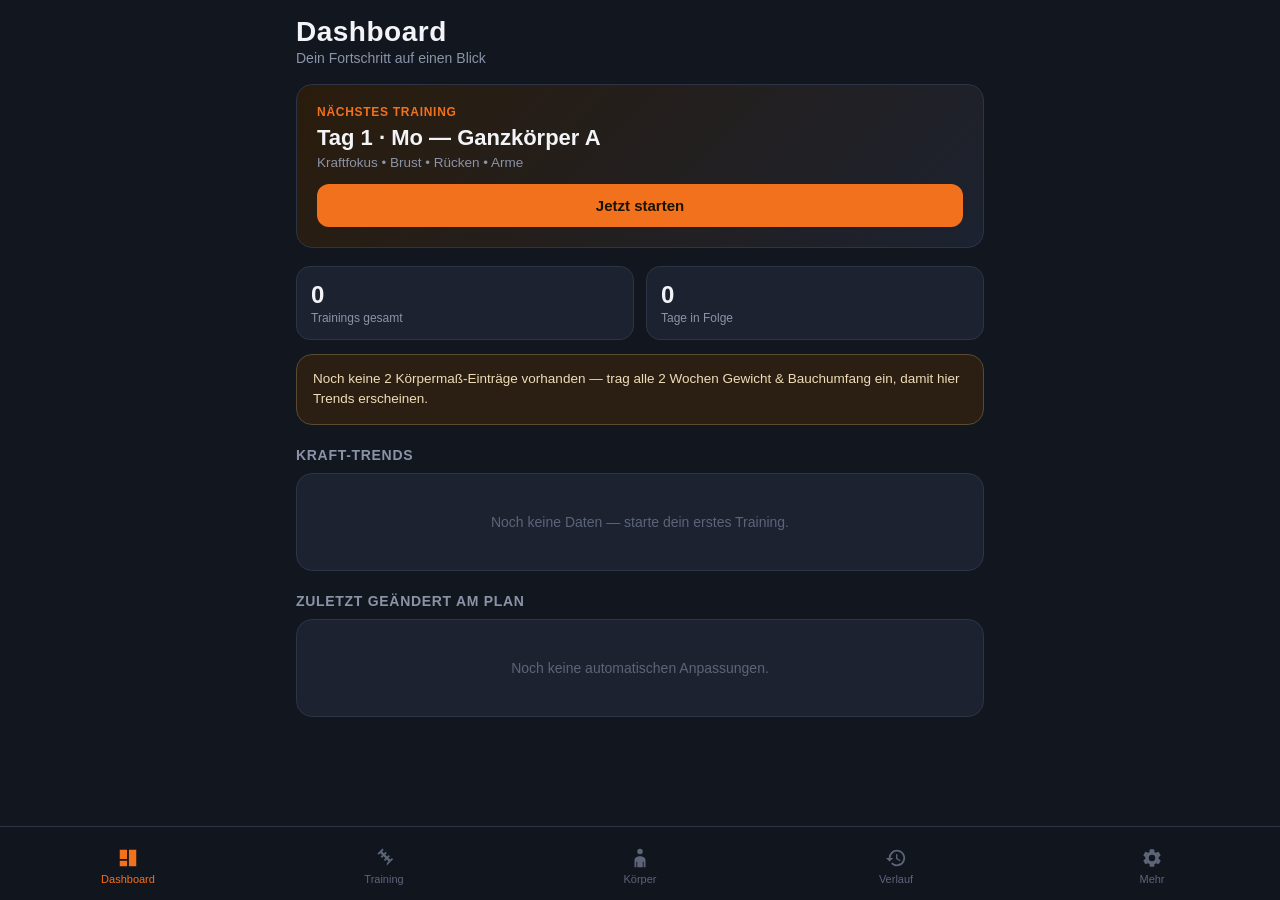
<file: index.html>
<!doctype html>
<html lang="de">
<head>
  <meta charset="UTF-8" />
  <meta name="viewport" content="width=device-width, initial-scale=1, viewport-fit=cover, maximum-scale=1" />
  <title>Bastian Training</title>
  <meta name="theme-color" content="#12161f" />
  <meta name="apple-mobile-web-app-capable" content="yes" />
  <meta name="apple-mobile-web-app-status-bar-style" content="black-translucent" />
  <meta name="apple-mobile-web-app-title" content="Training" />
  <link rel="manifest" href="manifest.webmanifest" />
  <link rel="apple-touch-icon" href="icons/icon-180.png" />
  <link rel="icon" href="icons/icon-192.png" />
  <link rel="stylesheet" href="styles.css" />
</head>
<body>
  <div id="app"></div>

  <nav id="bottom-nav" class="bottom-nav">
    <button class="nav-btn" data-route="dashboard" aria-label="Dashboard">
      <svg viewBox="0 0 24 24"><path d="M3 13h8V3H3v10Zm10 8h8V3h-8v18ZM3 21h8v-6H3v6Z"/></svg>
      <span>Dashboard</span>
    </button>
    <button class="nav-btn" data-route="train" aria-label="Training">
      <svg viewBox="0 0 24 24"><path d="M20.57 14.86 22 13.43 20.57 12l-1.75 1.75-2.02-2.02 1.75-1.75L17.14 8.6l-1.75 1.75-2.02-2.02 1.75-1.75L13.71 5.16l-1.75 1.75L9.94 4.89l1.75-1.75L10.29 1.7 4.89 7.1l1.42 1.42 1.75-1.75 2.02 2.02-1.75 1.75 1.42 1.42 1.75-1.75 2.02 2.02-1.75 1.75 1.42 1.42 1.75-1.75 2.02 2.02-1.75 1.75L14.86 20.57l5.71-5.71Z"/></svg>
      <span>Training</span>
    </button>
    <button class="nav-btn" data-route="body" aria-label="Körper">
      <svg viewBox="0 0 24 24"><path d="M12 2a3 3 0 1 1 0 6 3 3 0 0 1 0-6Zm0 8c-3.31 0-6 1.79-6 4v8h2v-6h1v6h6v-6h1v6h2v-8c0-2.21-2.69-4-6-4Z"/></svg>
      <span>Körper</span>
    </button>
    <button class="nav-btn" data-route="history" aria-label="Verlauf">
      <svg viewBox="0 0 24 24"><path d="M13 3a9 9 0 0 0-9 9H1l3.89 3.89.07.14L9 12H6a7 7 0 1 1 2.05 4.95l-1.42 1.42A9 9 0 1 0 13 3Zm-1 5v5l4.28 2.54.72-1.21-3.5-2.08V8H12Z"/></svg>
      <span>Verlauf</span>
    </button>
    <button class="nav-btn" data-route="settings" aria-label="Einstellungen">
      <svg viewBox="0 0 24 24"><path d="M19.14 12.94a7.14 7.14 0 0 0 .06-.94 7.14 7.14 0 0 0-.06-.94l2.03-1.58a.5.5 0 0 0 .12-.64l-1.92-3.32a.5.5 0 0 0-.6-.22l-2.39.96a7.3 7.3 0 0 0-1.62-.94l-.36-2.54a.5.5 0 0 0-.5-.42h-3.84a.5.5 0 0 0-.5.42l-.36 2.54c-.59.24-1.13.56-1.62.94l-2.39-.96a.5.5 0 0 0-.6.22L2.71 8.84a.5.5 0 0 0 .12.64l2.03 1.58c-.04.31-.06.62-.06.94s.02.63.06.94L2.83 14.5a.5.5 0 0 0-.12.64l1.92 3.32c.14.24.42.32.6.22l2.39-.96c.49.38 1.03.7 1.62.94l.36 2.54c.05.24.26.42.5.42h3.84c.24 0 .45-.18.5-.42l.36-2.54c.59-.24 1.13-.56 1.62-.94l2.39.96c.24.1.46 0 .6-.22l1.92-3.32a.5.5 0 0 0-.12-.64l-2.03-1.56ZM12 15.5A3.5 3.5 0 1 1 12 8.5a3.5 3.5 0 0 1 0 7Z"/></svg>
      <span>Mehr</span>
    </button>
  </nav>

  <script type="module" src="main.js"></script>
</body>
</html>
</file>
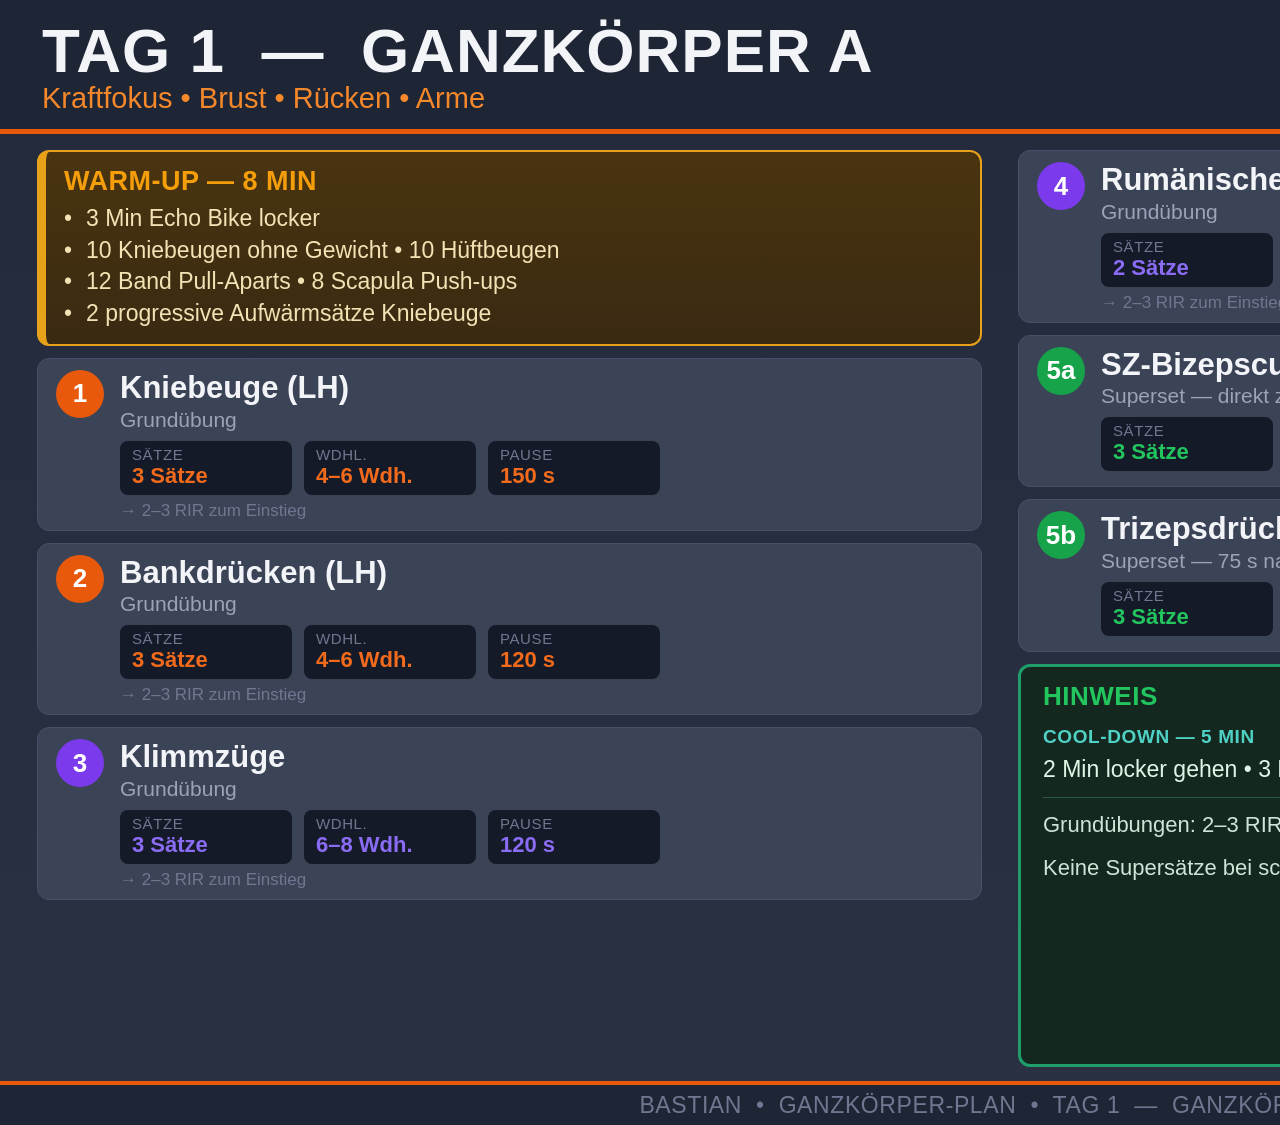
<file: plan-image.html>
<!doctype html>
<html lang="de">
<head>
<meta charset="UTF-8" />
<title>Trainingsplan-Bild</title>
<!-- Rendert einen Trainingstag aus data.js im Querformat (2000×1125) im App-Design: plan-image.html?day=<dayId> -->
<style>
  :root { --orange:#e8590c; --purple:#7c3aed; --green:#16a34a; --text:#f2f4f8; --dim:#9aa3b8; --faint:#6f7890; }
  * { box-sizing: border-box; margin: 0; padding: 0; }
  html, body { width: 2000px; height: 1125px; background: #262d3d; color: var(--text); font-family: -apple-system, "Helvetica Neue", Arial, sans-serif; overflow: hidden; }
  .page { width: 2000px; height: 1125px; display: flex; flex-direction: column; background: linear-gradient(180deg,#232a3b,#2a3142); }
  header { position: relative; height: 134px; background: #1e2535; border-bottom: 5px solid var(--orange); padding: 20px 42px 0; flex-shrink: 0; }
  header h1 { font-size: 62px; font-weight: 800; letter-spacing: 1px; line-height: 1; }
  header .sub { position: absolute; left: 42px; bottom: 14px; font-size: 29px; color: #f5882b; }
  header .meta { position: absolute; right: 42px; top: 26px; text-align: right; font-size: 24px; color: var(--faint); line-height: 1.35; letter-spacing: .5px; }
  main { flex: 1; display: flex; gap: 36px; padding: 16px 37px 14px; min-height: 0; }
  .col { flex: 1; display: flex; flex-direction: column; gap: 12px; min-width: 0; }
  .warm { background: linear-gradient(180deg,#4a3410,#3a2a12); border: 2px solid #e8a21a; border-left-width: 9px; border-radius: 12px; padding: 14px 20px 14px 18px; }
  .warm.cool { background: linear-gradient(180deg,#143440,#102830); border-color: #38b2ac; }
  .warm h2 { font-size: 27px; font-weight: 800; color: #f59e0b; letter-spacing: .5px; margin-bottom: 6px; }
  .warm.cool h2 { color: #4fd1c5; }
  .warm li { list-style: none; font-size: 23px; line-height: 1.38; color: #f2e2b4; }
  .warm.cool li { color: #c9e6ea; }
  .warm li::before { content: "•"; margin-right: 14px; }
  .card { background: #3b4357; border: 1.5px solid #465068; border-radius: 12px; padding: 11px 20px 9px 18px; }
  .card .top { display: flex; gap: 16px; align-items: flex-start; }
  .badge { flex: 0 0 auto; width: 48px; height: 48px; border-radius: 50%; display: flex; align-items: center; justify-content: center; font-size: 26px; font-weight: 800; color: #fff; }
  .b-orange { background: var(--orange); } .b-purple { background: var(--purple); } .b-green { background: var(--green); }
  .card h3 { font-size: 31px; font-weight: 700; line-height: 1.15; }
  .card .cue { font-size: 21px; color: var(--dim); margin-top: 2px; }
  .chips { display: flex; gap: 12px; margin: 9px 0 6px 64px; }
  .chip { background: #151a28; border-radius: 8px; padding: 5px 12px 6px; min-width: 172px; }
  .chip .l { font-size: 15px; letter-spacing: .6px; color: var(--faint); text-transform: uppercase; }
  .chip .v { font-size: 22px; font-weight: 800; }
  .c-orange { color: #f26a1b; } .c-purple { color: #8b6cf5; } .c-green { color: #22c55e; }
  .note { margin-left: 64px; font-size: 17px; color: var(--faint); }
  .note::before { content: "→ "; }
  .panel { flex: 1; min-height: 0; border: 3px solid #1f9d6a; background: #14281f; border-radius: 12px; padding: 14px 22px; display: flex; flex-direction: column; gap: 12px; }
  .panel h2 { font-size: 26px; font-weight: 800; color: #22c55e; letter-spacing: .5px; }
  .panel .sec { font-size: 23px; line-height: 1.4; color: #dff5e6; }
  .panel .sec b { color: #4fd1c5; display: block; font-size: 19px; letter-spacing: .6px; margin-bottom: 2px; }
  .panel .rule { height: 1px; background: #2c5a44; }
  .panel .hint { font-size: 22px; color: #cfe3d6; line-height: 1.4; }
  footer { height: 44px; background: #1e2535; border-top: 4px solid var(--orange); text-align: center; font-size: 23px; color: var(--faint); letter-spacing: .6px; line-height: 40px; flex-shrink: 0; }
</style>
</head>
<body>
<div class="page" id="page"></div>
<script type="module">
import { PLAN, getDay } from "./data.js";
import { repLabel } from "./utils.js";

const dayId = new URLSearchParams(location.search).get("day") || PLAN.days[0].id;
const day = getDay(dayId);
const esc = (t) => String(t ?? "").replace(/&/g, "&amp;").replace(/</g, "&lt;");
const up = (t) => esc(t).toUpperCase();
const color = (c) => ({ orange: "orange", purple: "purple", green: "green" }[c] || "orange");

function chip(label, value, c) {
  return `<div class="chip"><div class="l">${label}</div><div class="v c-${c}">${esc(value)}</div></div>`;
}

function card(ex) {
  const c = color(ex.badgeColor);
  if (ex.type === "endurance") {
    return `<div class="card"><div class="top"><div class="badge b-${c}">${esc(ex.badge)}</div><div><h3>${esc(ex.label)}</h3><div class="cue">${esc(ex.cue)}</div></div></div>
      <div class="chips">${chip("Dauer", ex.minutes + " Min", c)}${chip("Modus", "Zone 2", c)}${chip("Puls", ex.targetLabel, c)}</div>
      ${ex.footerNote ? `<div class="note">${esc(ex.footerNote)}</div>` : ""}</div>`;
  }
  if (ex.type) return "";
  const m = ex.movements[0];
  return `<div class="card"><div class="top"><div class="badge b-${c}">${esc(ex.badge)}</div><div><h3>${esc(ex.name)}</h3><div class="cue">${esc(ex.cue || "")}</div></div></div>
    <div class="chips">${chip("Sätze", m.sets + " Sätze", c)}${chip("Wdhl.", repLabel(m), c)}${chip("Pause", ex.pauseLabel, c)}</div>
    ${ex.footerNote ? `<div class="note">${esc(ex.footerNote)}</div>` : ""}</div>`;
}

const shown = day.exercises.filter((ex) => card(ex));
const cards = shown.map(card);
let k = Math.ceil(cards.length / 2);
if (shown[k - 1]?.chainNext) k -= 1; // Supersatz-Paare nicht auf zwei Spalten verteilen
const warm = `<div class="warm"><h2>WARM-UP — ${up(day.warmup.minutes)} MIN</h2><ul>${day.warmup.items.map((i) => `<li>${esc(i)}</li>`).join("")}</ul></div>`;
const few = cards.length <= 4 || cards.length - k > k; // Cool-down als eigene Karte links, wenn dort Platz ist; sonst im Hinweis-Feld rechts
const coolCard = day.cooldown ? `<div class="warm cool"><h2>COOL-DOWN — ${up(day.cooldown.minutes)} MIN</h2><ul>${day.cooldown.items.map((i) => `<li>${esc(i)}</li>`).join("")}</ul></div>` : "";
const cool = day.cooldown && !few ? `<div class="sec"><b>COOL-DOWN — ${up(day.cooldown.minutes)} MIN</b>${day.cooldown.items.map(esc).join("<br>")}</div>` : "";
const notes = (day.progressionNotes || []).map((n) => `<div class="hint">${esc(n)}</div>`).join("");
const panel = `<div class="panel"><h2>${up(day.notesTitle || "HINWEIS")}</h2>${cool}${cool && notes ? '<div class="rule"></div>' : ""}${notes}</div>`;

const dur = day.durationLabel ? ` • ${day.durationLabel.replace("MIN", "Min")}` : "";
document.getElementById("page").innerHTML = `
  <header>
    <h1>TAG ${day.dayNumber} &nbsp;—&nbsp; ${up(day.title)}</h1>
    <div class="sub">${esc(day.subtitle)}</div>
    <div class="meta">BASTIAN &nbsp;•&nbsp; HOME GYM &nbsp;•&nbsp; AB ${PLAN.startDate.split("-").reverse().join(".")}<br>${esc(day.warmup.minutes)} Min Warm-Up &nbsp;+&nbsp; Hauptblock${dur}</div>
  </header>
  <main>
    <div class="col">${warm}${cards.slice(0, k).join("")}${few ? coolCard : ""}</div>
    <div class="col">${cards.slice(k).join("")}${panel}</div>
  </main>
  <footer>BASTIAN &nbsp;•&nbsp; ${up(PLAN.cycleLabel)} &nbsp;•&nbsp; TAG ${day.dayNumber} &nbsp;—&nbsp; ${up(day.title)}</footer>`;
document.title = "ready";
</script>
</body>
</html>
</file>
<file: styles.css>
:root {
  --bg: #12161f;
  --panel: #1c2230;
  --panel-2: #232a3a;
  --border: #2c3446;
  --text: #f2f4f8;
  --text-dim: #8b93a7;
  --text-faint: #5c6478;
  --orange: #f2711c;
  --orange-dim: #f2711c33;
  --purple: #8b6cf5;
  --purple-dim: #8b6cf533;
  --green: #22c55e;
  --green-dim: #22c55e33;
  --red: #ef4444;
  --radius: 16px;
  --nav-h: 74px;
  --safe-top: env(safe-area-inset-top, 0px);
  --safe-bottom: env(safe-area-inset-bottom, 0px);
}

* { box-sizing: border-box; }
html, body {
  margin: 0;
  padding: 0;
  background: var(--bg);
  color: var(--text);
  font-family: -apple-system, BlinkMacSystemFont, "SF Pro Text", "Segoe UI", Roboto, sans-serif;
  -webkit-tap-highlight-color: transparent;
  overscroll-behavior-y: none;
}

#app {
  padding: calc(16px + var(--safe-top)) 16px calc(var(--nav-h) + 24px + var(--safe-bottom));
  max-width: 720px;
  margin: 0 auto;
  min-height: 100vh;
}

h1, h2, h3, p { margin: 0; }

.bottom-nav {
  position: fixed;
  left: 0; right: 0; bottom: 0;
  height: calc(var(--nav-h) + var(--safe-bottom));
  padding-bottom: var(--safe-bottom);
  background: rgba(18, 22, 31, 0.92);
  backdrop-filter: blur(14px);
  border-top: 1px solid var(--border);
  display: flex;
  z-index: 50;
}
.nav-btn {
  flex: 1;
  background: none;
  border: none;
  color: var(--text-faint);
  display: flex;
  flex-direction: column;
  align-items: center;
  justify-content: center;
  gap: 4px;
  font-size: 11px;
  font-family: inherit;
  padding: 6px 0 2px;
}
.nav-btn svg { width: 22px; height: 22px; fill: currentColor; }
.nav-btn.active { color: var(--orange); }

/* ---- Generic building blocks ---- */
.page-title {
  font-size: 28px;
  font-weight: 800;
  letter-spacing: 0.5px;
  margin-bottom: 2px;
}
.page-subtitle {
  color: var(--text-dim);
  font-size: 14px;
  margin-bottom: 18px;
}
.top-bar {
  display: flex;
  justify-content: space-between;
  align-items: flex-start;
  margin-bottom: 18px;
}
.top-bar .meta { text-align: right; color: var(--text-faint); font-size: 12px; line-height: 1.5; }

.card {
  background: var(--panel);
  border: 1px solid var(--border);
  border-radius: var(--radius);
  padding: 16px;
  margin-bottom: 14px;
}
.card-accent-orange { border-left: 4px solid var(--orange); }
.card-accent-purple { border-left: 4px solid var(--purple); }
.card-accent-green { border-left: 4px solid var(--green); }

.badge {
  width: 34px; height: 34px;
  border-radius: 50%;
  display: inline-flex;
  align-items: center;
  justify-content: center;
  font-weight: 800;
  font-size: 14px;
  color: #12161f;
  flex-shrink: 0;
}
.badge-orange { background: var(--orange); }
.badge-purple { background: var(--purple); }
.badge-green { background: var(--green); }

.ex-header { display: flex; gap: 12px; align-items: flex-start; margin-bottom: 12px; }
.ex-name { font-size: 17px; font-weight: 700; }
.ex-cue { color: var(--text-dim); font-size: 13px; margin-top: 2px; }

.stat-row { display: flex; gap: 10px; margin-top: 10px; }
.stat-box {
  flex: 1;
  background: var(--panel-2);
  border-radius: 10px;
  padding: 8px 10px;
}
.stat-label { font-size: 10px; letter-spacing: 0.06em; color: var(--text-faint); text-transform: uppercase; }
.stat-value { font-size: 15px; font-weight: 700; margin-top: 2px; }
.stat-value.orange { color: var(--orange); }
.stat-value.purple { color: var(--purple); }
.stat-value.green { color: var(--green); }

.footer-note { color: var(--text-faint); font-size: 12px; margin-top: 10px; }

.warmup-card {
  background: linear-gradient(180deg, #3a2a12, #2a2011);
  border: 1px solid #4a3416;
  border-radius: var(--radius);
  padding: 16px;
  margin-bottom: 16px;
}
.warmup-title { color: var(--orange); font-weight: 800; letter-spacing: 0.04em; font-size: 13px; margin-bottom: 10px; }
.warmup-card ul { margin: 0; padding-left: 18px; color: #e8d9bd; font-size: 13.5px; line-height: 1.9; }

.target-panel {
  border: 1px solid #2f5a3a;
  background: #12241a;
  border-radius: var(--radius);
  padding: 16px;
  margin-top: 18px;
}
.target-title { color: var(--green); font-weight: 800; font-size: 13px; letter-spacing: 0.04em; margin-bottom: 10px; }

/* ---- Day list (Training tab) ---- */
.day-list-item {
  display: flex;
  align-items: center;
  gap: 14px;
  background: var(--panel);
  border: 1px solid var(--border);
  border-radius: var(--radius);
  padding: 16px;
  margin-bottom: 12px;
  color: var(--text);
}
.day-num {
  width: 46px; height: 46px; border-radius: 12px;
  background: var(--orange-dim); color: var(--orange);
  display: flex; align-items: center; justify-content: center;
  font-weight: 800; font-size: 18px; flex-shrink: 0;
}
.day-list-item .info { flex: 1; }
.day-list-item .info .name { font-size: 17px; font-weight: 700; }
.day-list-item .info .sub { font-size: 12.5px; color: var(--text-dim); margin-top: 2px; }
.day-list-item .chevron { color: var(--text-faint); font-size: 20px; }
.day-list-item:active { background: var(--panel-2); }

/* ---- Set input rows ---- */
.set-table { width: 100%; border-collapse: collapse; margin-top: 4px; }
.set-table th {
  font-size: 10px; text-transform: uppercase; letter-spacing: 0.05em;
  color: var(--text-faint); text-align: left; font-weight: 600; padding: 4px 6px;
}
.set-row td { padding: 5px 6px; }
.set-row .set-idx { color: var(--text-dim); font-size: 13px; width: 26px; }
.num-input {
  width: 100%;
  background: var(--panel-2);
  border: 1px solid var(--border);
  color: var(--text);
  border-radius: 8px;
  padding: 10px 8px;
  font-size: 16px;
  font-weight: 600;
  text-align: center;
  font-family: inherit;
}
.num-input:focus { outline: 2px solid var(--orange); border-color: var(--orange); }
.set-check {
  width: 34px; height: 34px;
  border-radius: 50%;
  border: 1.5px solid var(--border);
  background: transparent;
  color: transparent;
  font-size: 16px;
  font-weight: 800;
  flex-shrink: 0;
}
.set-check.done { background: var(--green); border-color: var(--green); color: #12161f; }

.btn {
  display: inline-flex; align-items: center; justify-content: center; gap: 8px;
  border-radius: 12px;
  padding: 13px 18px;
  font-size: 15px;
  font-weight: 700;
  border: none;
  font-family: inherit;
  cursor: pointer;
}
.btn-primary { background: var(--orange); color: #1a1300; width: 100%; }
.btn-primary:disabled { opacity: 0.4; }
.btn-secondary { background: var(--panel-2); color: var(--text); border: 1px solid var(--border); width: 100%; }
.btn-ghost { background: none; color: var(--text-dim); border: 1px solid var(--border); }
.btn-danger { background: none; color: var(--red); border: 1px solid #5a2323; }
.btn-sm { padding: 8px 12px; font-size: 13px; }

.pill { display: inline-block; padding: 4px 10px; border-radius: 999px; font-size: 11px; font-weight: 700; }
.pill-orange { background: var(--orange-dim); color: var(--orange); }
.pill-purple { background: var(--purple-dim); color: var(--purple); }
.pill-green { background: var(--green-dim); color: var(--green); }
.pill-red { background: #ef444433; color: var(--red); }

/* ---- Rest timer overlay ---- */
.timer-overlay {
  position: fixed; inset: 0; z-index: 100;
  background: rgba(10, 12, 18, 0.97);
  display: flex; flex-direction: column; align-items: center; justify-content: center;
  gap: 22px;
  padding: 24px;
}
.timer-label { color: var(--text-dim); font-size: 15px; text-transform: uppercase; letter-spacing: 0.08em; }
.timer-clock { font-size: 88px; font-weight: 800; font-variant-numeric: tabular-nums; color: var(--orange); }
.timer-clock.work { color: var(--green); }
.timer-next { color: var(--text-dim); font-size: 16px; text-align: center; }
.timer-actions { display: flex; gap: 12px; margin-top: 10px; }

/* ---- Dashboard ---- */
.hero-card {
  background: linear-gradient(135deg, #2a1c0c, #1c2230);
  border: 1px solid var(--border);
  border-radius: var(--radius);
  padding: 20px;
  margin-bottom: 18px;
}
.hero-card .label { color: var(--orange); font-size: 12px; font-weight: 700; text-transform: uppercase; letter-spacing: 0.06em; }
.hero-card .title { font-size: 22px; font-weight: 800; margin-top: 6px; }
.hero-card .sub { color: var(--text-dim); font-size: 13.5px; margin-top: 4px; }

.section-title { font-size: 14px; font-weight: 800; text-transform: uppercase; letter-spacing: 0.05em; color: var(--text-dim); margin: 22px 0 10px; }

.metric-grid { display: grid; grid-template-columns: 1fr 1fr; gap: 12px; margin-bottom: 14px; }
.metric-card { background: var(--panel); border: 1px solid var(--border); border-radius: 14px; padding: 14px; }
.metric-card .num { font-size: 24px; font-weight: 800; }
.metric-card .lbl { color: var(--text-dim); font-size: 12px; margin-top: 2px; }
.metric-card .delta { font-size: 12px; margin-top: 6px; font-weight: 700; }
.delta.up { color: var(--orange); }
.delta.down { color: var(--green); }
.delta.flat { color: var(--text-faint); }

.change-item { display: flex; gap: 12px; padding: 12px 0; border-bottom: 1px solid var(--border); }
.change-item:last-child { border-bottom: none; }
.change-item .dot { width: 8px; height: 8px; border-radius: 50%; margin-top: 6px; flex-shrink: 0; }
.change-item .txt .title { font-size: 14px; font-weight: 700; }
.change-item .txt .reason { font-size: 12.5px; color: var(--text-dim); margin-top: 2px; }
.change-item .txt .date { font-size: 11px; color: var(--text-faint); margin-top: 4px; }

.insight-card { border-radius: var(--radius); padding: 14px 16px; margin-bottom: 14px; font-size: 13.5px; line-height: 1.5; }
.insight-good { background: #12241a; border: 1px solid #2f5a3a; color: #b8f0c8; }
.insight-warn { background: #2a1f12; border: 1px solid #5a4a2f; color: #f0dcb8; }

.empty-state { color: var(--text-faint); font-size: 14px; padding: 24px 0; text-align: center; }

/* ---- Body tab ---- */
.form-grid { display: grid; grid-template-columns: 1fr 1fr; gap: 12px; margin-bottom: 14px; }
.field label { display: block; font-size: 12px; color: var(--text-dim); margin-bottom: 6px; }
.field input, .field textarea {
  width: 100%; background: var(--panel-2); border: 1px solid var(--border); color: var(--text);
  border-radius: 10px; padding: 12px; font-size: 16px; font-family: inherit;
}

table.data-table { width: 100%; border-collapse: collapse; font-size: 13.5px; }
table.data-table th { text-align: left; color: var(--text-faint); font-weight: 600; font-size: 11px; text-transform: uppercase; padding: 6px 8px; border-bottom: 1px solid var(--border); }
table.data-table td { padding: 9px 8px; border-bottom: 1px solid var(--border); }
table.data-table tr:last-child td { border-bottom: none; }

.chart-wrap { background: var(--panel); border: 1px solid var(--border); border-radius: var(--radius); padding: 14px; margin-bottom: 16px; }
.chart-wrap .chart-title { font-size: 13px; color: var(--text-dim); margin-bottom: 8px; font-weight: 700; }

.tabbar-inline { display: flex; gap: 8px; margin-bottom: 16px; overflow-x: auto; }
.tab-chip {
  padding: 9px 16px; border-radius: 999px; background: var(--panel-2); border: 1px solid var(--border);
  color: var(--text-dim); font-size: 13px; font-weight: 700; white-space: nowrap; font-family: inherit;
}
.tab-chip.active { background: var(--orange); color: #1a1300; border-color: var(--orange); }

.settings-row { display: flex; justify-content: space-between; align-items: center; padding: 14px 0; border-bottom: 1px solid var(--border); }
.settings-row:last-child { border-bottom: none; }
.switch { width: 46px; height: 28px; border-radius: 999px; background: var(--panel-2); border: 1px solid var(--border); position: relative; }
.switch.on { background: var(--orange); border-color: var(--orange); }
.switch .knob { position: absolute; top: 2px; left: 2px; width: 22px; height: 22px; border-radius: 50%; background: #fff; transition: transform 0.15s; }
.switch.on .knob { transform: translateX(18px); }

/* ---- TV mode: größer, ruhiger ---- */
body.tv-mode #app { max-width: 980px; }
body.tv-mode .ex-name { font-size: 22px; }
body.tv-mode .ex-cue { font-size: 16px; }
body.tv-mode .stat-label { font-size: 12px; }
body.tv-mode .stat-value { font-size: 19px; }
body.tv-mode .num-input { font-size: 20px; padding: 14px 8px; }
body.tv-mode .badge { width: 42px; height: 42px; font-size: 16px; }
body.tv-mode .footer-note { font-size: 14px; }
body.tv-mode .page-title { font-size: 34px; }
body.tv-mode .timer-clock { font-size: 120px; }

.circuit-phase-card { text-align: center; }
.circuit-exlist { margin-top: 14px; }
.circuit-exlist .row { display: flex; align-items: center; gap: 10px; padding: 8px 0; border-bottom: 1px solid var(--border); }
.circuit-exlist .row:last-child { border-bottom: none; }
.circuit-exlist .row.active { color: var(--orange); font-weight: 700; }

a { color: var(--orange); }

/* Karten mit 3+ Bewegungen: engere Spalten, damit alles auf das Handy passt */
.set-table.dense .num-input { padding: 10px 2px; font-size: 15px; }
.set-table.dense .set-row td, .set-table.dense th { padding-left: 2px; padding-right: 2px; }
.set-table.dense .set-check { width: 30px; height: 30px; }

.cooldown-card { background: linear-gradient(180deg, #14303a, #10252d); border-color: #1f4a58; margin-top: 16px; }
.cooldown-card .warmup-title { color: #4fd1c5; }
.cooldown-card ul { color: #c9e6ea; }
</file>
